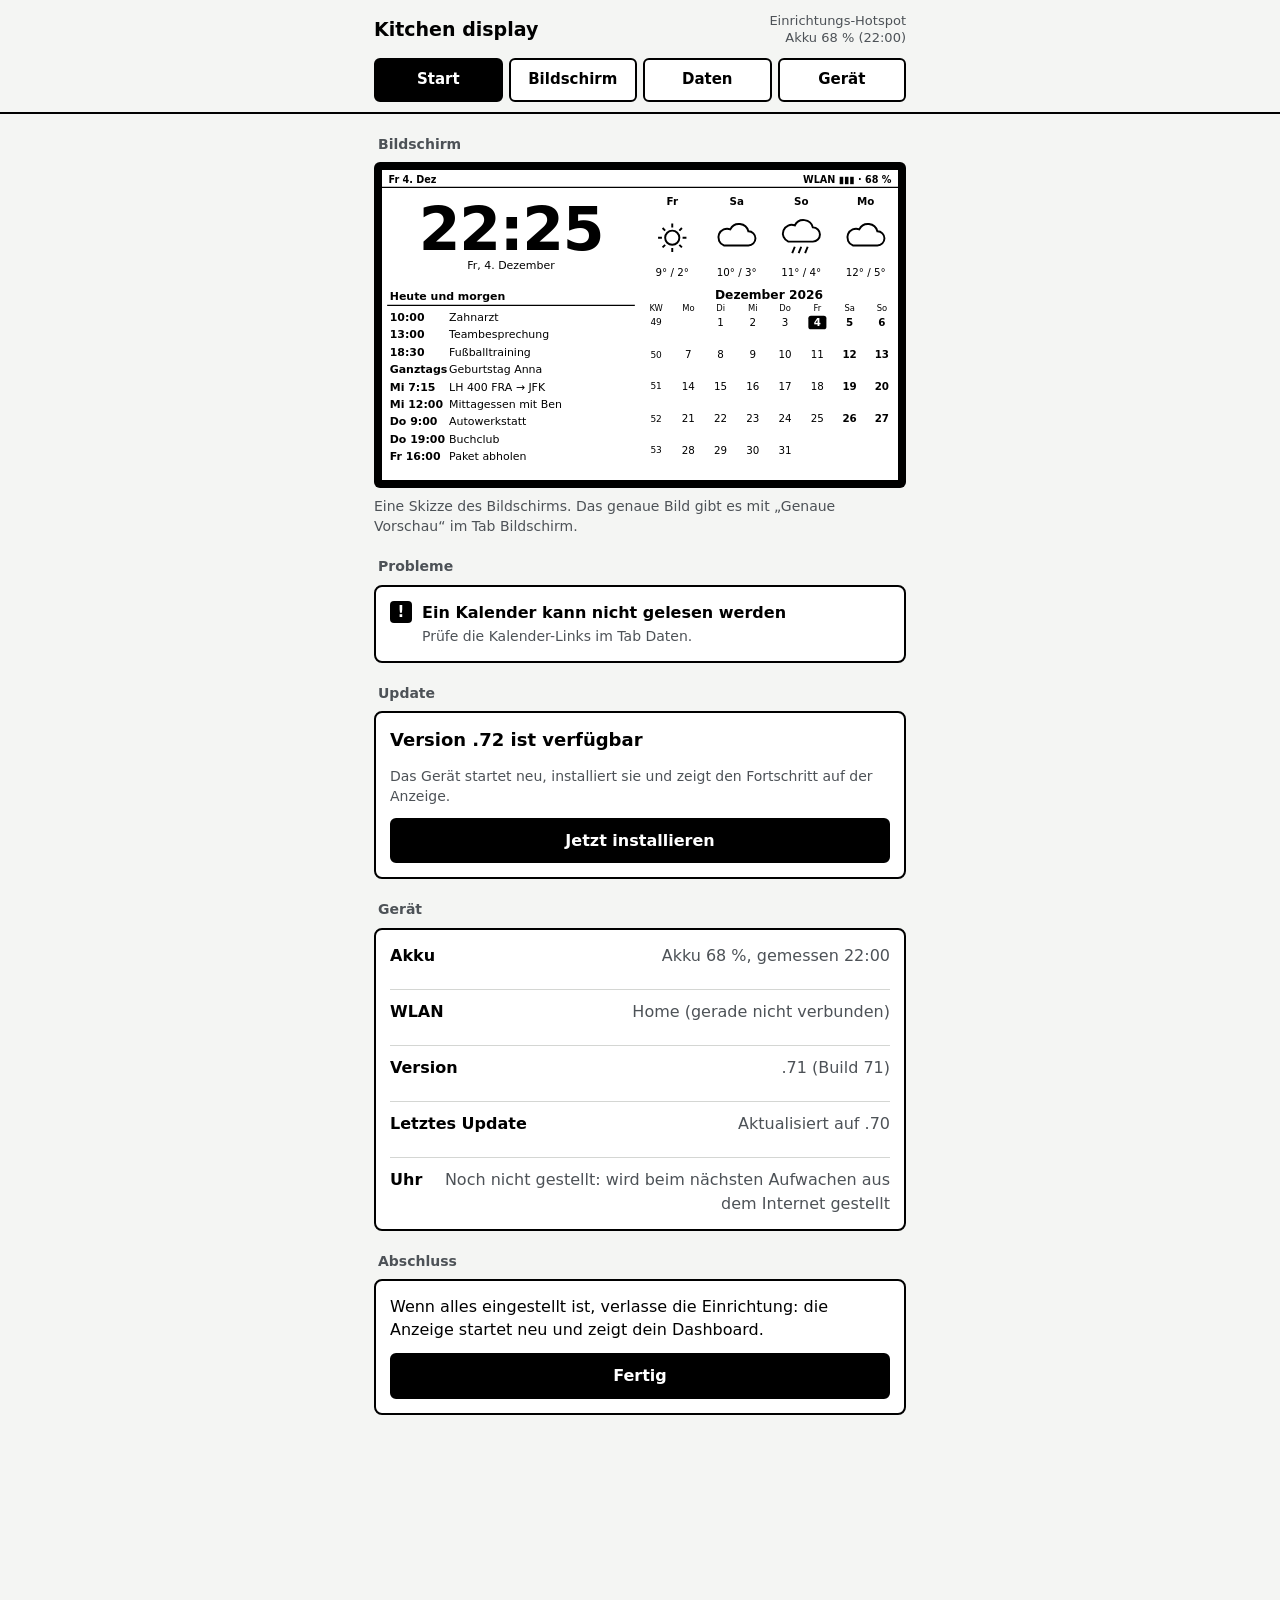
<file: web/dev/index.html>
<!DOCTYPE html>
<html lang="de">
<head>
<meta charset="utf-8">
<meta name="viewport" content="width=device-width, initial-scale=1, viewport-fit=cover">
<title>Display setup (dev, mock device)</title>
<!-- Development page: the real app with a fake device (mock.js answers every /api/ call).
     Options in the address: ?first=1 first start, ?home=1 home network (code 123456),
     ?offline=1 no internet on the device, ?slow=1 slow answers, ?down=1 device doesn't answer,
     ?classic=1 Classic layout, ?mem=1 exact preview fails (503), ?lowbat=1 diagnostics without a battery, ?saver=1 battery saver on, ?lang=en device in English (default German). Not part of the bundle. -->
<link rel="stylesheet" href="../app.css">
</head>
<body class="t-paper">
<div id="app"><div class="full"><p><span class="spin"></span>Lade… / Loading…</p></div></div>
<script src="../layout.js"></script>
<script src="../i18n.js"></script>
<script src="mock.js"></script>
<script src="../app.js"></script>
</body>
</html>
</file>
<file: web/app.css>
/* Setup app, "Paper" look (docs/plans/STAGE5_SETUP_APP.md, decision 4). System fonts only: the
   phone has no internet in setup mode. */
.t-paper {
  --bg: #f4f5f3; --s: #fff; --ink: #000; --mut: #4d5257; --sep: #d4d6d3; --hi: #e7e9e5;
  --r: 8px; --rs: 6px; --bw: 2px;
  --sans: system-ui, -apple-system, "Segoe UI", Roboto, "Helvetica Neue", Arial, sans-serif;
}
* { box-sizing: border-box; }
html { -webkit-text-size-adjust: 100%; }
body { margin: 0; background: var(--bg); color: var(--ink); font: 16px/1.45 var(--sans); }
button, input, select, textarea { font: inherit; color: inherit; }
:focus { outline: 3px solid var(--ink); outline-offset: 2px; }
:focus:not(:focus-visible) { outline: none; }
[hidden] { display: none !important; }
h1, h2, h3, p { margin: 0; }
.wrap { max-width: 560px; margin: 0 auto; padding: 0 14px 230px; }

/* header + tabs */
.top { position: sticky; top: 0; z-index: 3; background: var(--bg); border-bottom: var(--bw) solid var(--ink); }
.top .in { max-width: 560px; margin: 0 auto; padding: 10px 14px 0; }
.head { display: flex; align-items: center; justify-content: space-between; gap: 10px; min-height: 40px; }
.head h1 { font-size: 19px; font-weight: 750; overflow: hidden; text-overflow: ellipsis; white-space: nowrap; }
.head .st { font-size: 13px; color: var(--mut); text-align: right; line-height: 1.3; flex: 0 0 auto; }
.tabs { display: flex; gap: 6px; padding: 8px 0 10px; }
.tabs button { flex: 1; min-height: 44px; border: var(--bw) solid var(--ink); border-radius: var(--rs); background: var(--s); font-weight: 650; font-size: 15px; cursor: pointer; }
.tabs button[aria-selected="true"] { background: var(--ink); color: var(--s); }

/* sections, cards */
.lbl { font-size: 14px; font-weight: 650; color: var(--mut); margin: 20px 4px 8px; }
.card { background: var(--s); border: var(--bw) solid var(--ink); border-radius: var(--r); padding: 14px; }
.card + .card { margin-top: 10px; }
.card > * + * { margin-top: 12px; }
.note { font-size: 14px; color: var(--mut); }
.big { font-size: 18px; font-weight: 700; }
.row { display: flex; gap: 8px; align-items: center; }
.row > .grow { flex: 1; min-width: 0; }
.kv { display: flex; justify-content: space-between; gap: 12px; padding: 10px 0; border-top: 1px solid var(--sep); }
.kv:first-child { border-top: 0; padding-top: 0; }
.kv:last-child { padding-bottom: 0; }
.kv b { font-weight: 600; }
.kv span { text-align: right; color: var(--mut); }

/* fields */
.f > label, .f > .fl { display: block; font-weight: 650; margin-bottom: 6px; }
.f input, .f select, .f textarea { width: 100%; min-height: 44px; padding: 9px 11px; border: var(--bw) solid var(--ink); border-radius: var(--rs); background: var(--s); font-size: 16px; }
.f textarea { min-height: 140px; resize: vertical; line-height: 1.4; }
.f input::placeholder, .f textarea::placeholder { color: var(--mut); opacity: 1; }
.f .note { margin-top: 6px; }
.f.bad input, .f.bad select, .f.bad textarea { border-width: 3px; box-shadow: 0 0 0 2px var(--ink); }
.err { margin-top: 8px; font-weight: 650; display: flex; gap: 8px; align-items: flex-start; }
.err::before, .warn::before { content: "!"; flex: 0 0 22px; height: 22px; border-radius: 4px; background: var(--ink); color: var(--s); font-weight: 800; text-align: center; line-height: 22px; font-size: 15px; }
.msg { font-size: 15px; }
.msg.okm::before { content: "\2713\FE0E  "; font-weight: 800; }
.warn { display: flex; gap: 10px; align-items: flex-start; }
.warn b { display: block; }
.sub { padding: 12px; border: 1px solid var(--sep); border-radius: var(--rs); }
.sub > * + * { margin-top: 10px; }

/* buttons */
.btn { min-height: 44px; padding: 9px 14px; border: var(--bw) solid var(--ink); border-radius: var(--rs); background: var(--s); font-weight: 650; cursor: pointer; text-align: center; }
.btn.pri { background: var(--ink); color: var(--s); }
.btn.wide { width: 100%; }
.btn.sm { min-height: 44px; padding: 6px 10px; font-size: 15px; }
.btn:disabled { opacity: .45; cursor: default; }
.lnk { min-height: 44px; padding: 8px 4px; border: 0; background: none; text-decoration: underline; text-underline-offset: 3px; font-weight: 600; cursor: pointer; }
.btns { display: flex; gap: 8px; flex-wrap: wrap; }
.btns > .btn { flex: 1 1 0; }

/* switches and segmented choices */
.sw { display: flex; align-items: center; gap: 12px; width: 100%; min-height: 52px; padding: 8px 0; border: 0; background: none; text-align: left; cursor: pointer; }
.sw + .sw { border-top: 1px solid var(--sep); }
.sw .t { flex: 1; }
.sw .t small { display: block; color: var(--mut); font-size: 14px; }
.sw .k { flex: 0 0 52px; height: 30px; border: var(--bw) solid var(--ink); border-radius: 15px; position: relative; background: var(--s); }
.sw .k::after { content: ""; position: absolute; top: 3px; left: 3px; width: 20px; height: 20px; border-radius: 50%; background: var(--ink); }
.sw[aria-checked="true"] .k { background: var(--ink); }
.sw[aria-checked="true"] .k::after { left: 25px; background: var(--s); }
.seg { display: flex; border: var(--bw) solid var(--ink); border-radius: var(--rs); overflow: hidden; }
.seg button { flex: 1; min-height: 44px; border: 0; background: var(--s); font-weight: 600; cursor: pointer; padding: 6px 8px; }
.seg button + button { border-left: var(--bw) solid var(--ink); }
.seg button[aria-pressed="true"] { background: var(--ink); color: var(--s); }

/* lists of rows (boxes, networks, tasks) */
.list { background: var(--s); border: var(--bw) solid var(--ink); border-radius: var(--r); overflow: hidden; }
.it { display: flex; align-items: center; gap: 12px; width: 100%; min-height: 56px; padding: 10px 14px; border: 0; border-top: 1px solid var(--sep); background: none; text-align: left; cursor: pointer; }
.it:first-child { border-top: 0; }
.it .t { flex: 1; min-width: 0; }
.it .t small { display: block; color: var(--mut); font-size: 14px; }
.it .ch { color: var(--mut); font-size: 20px; }
.it.sel, .it[aria-pressed="true"] { background: var(--hi); box-shadow: inset 4px 0 0 var(--ink); }
.ico { width: 32px; height: 32px; flex: 0 0 32px; border-radius: 4px; background: var(--ink); color: var(--s); display: grid; place-items: center; font-size: 16px; line-height: 1; }
.ico.o { background: var(--s); color: var(--ink); border: var(--bw) dashed var(--ink); }
.bars { display: inline-flex; align-items: flex-end; gap: 2px; height: 16px; }
.bars i { width: 4px; background: var(--sep); }
.bars i.on { background: var(--ink); }
.tools { display: flex; gap: 8px; margin-top: 10px; }
.tools .btn { flex: 1; }

/* e-paper sketch: an SVG in 800 x 480 coordinates, scaled to the width */
.epd { background: var(--ink); border-radius: var(--rs); padding: 8px; }
.epd svg { display: block; width: 100%; height: auto; background: #fff; font-family: var(--sans); }
.epd img { display: block; width: 100%; height: auto; background: #fff; image-rendering: pixelated; }
.cap { font-size: 14px; color: var(--mut); margin-top: 8px; }

/* structures strip */
.strip { display: flex; gap: 8px; overflow-x: auto; padding: 2px 2px 8px; -webkit-overflow-scrolling: touch; }
.strip button { flex: 0 0 84px; padding: 7px 6px; border: var(--bw) solid var(--ink); border-radius: var(--rs); background: var(--s); font-size: 13px; line-height: 1.2; cursor: pointer; min-height: 44px; }
.strip button[aria-pressed="true"] { box-shadow: inset 0 0 0 3px var(--ink); font-weight: 700; }
.strip svg { display: block; width: 100%; height: auto; margin-bottom: 5px; }
.strip.big button { flex-basis: 128px; }
@media (min-width: 600px) { .strip { flex-wrap: wrap; overflow-x: visible; } }

/* tasks / birthdays editors */
.task { padding: 12px 0; border-top: 1px solid var(--sep); }
.task:first-child { border-top: 0; padding-top: 0; }
.task .row + .row { margin-top: 8px; }
.task input[type="text"] { flex: 1; min-width: 0; }
.task select, .task input[type="date"] { min-height: 44px; border: var(--bw) solid var(--ink); border-radius: var(--rs); background: var(--s); padding: 6px 8px; font-size: 16px; }
.task input[type="date"] { flex: 1; min-width: 0; }
.task input[type="text"] { min-height: 44px; border: var(--bw) solid var(--ink); border-radius: var(--rs); padding: 9px 11px; font-size: 16px; }
.task.done input[type="text"] { text-decoration: line-through; color: var(--mut); }
.chk { width: 44px; height: 44px; flex: 0 0 44px; display: grid; place-items: center; border: 0; background: none; cursor: pointer; padding: 0; }
.chk span { width: 26px; height: 26px; border: var(--bw) solid var(--ink); border-radius: 4px; display: grid; place-items: center; font-weight: 800; font-size: 17px; }
.chk[aria-checked="true"] span { background: var(--ink); color: var(--s); }
.x { width: 44px; height: 44px; flex: 0 0 44px; border: var(--bw) solid var(--ink); border-radius: var(--rs); background: var(--s); font-size: 18px; cursor: pointer; }
.grid3 { display: grid; grid-template-columns: 1fr 1.6fr 1.1fr; gap: 8px; }
.sugg { margin-top: 6px; }
.sugg .it { min-height: 48px; }

/* bottom bar */
.bar { position: fixed; left: 0; right: 0; bottom: 0; z-index: 4; background: var(--bg); border-top: var(--bw) solid var(--ink); padding: 10px 14px calc(12px + env(safe-area-inset-bottom, 0px)); }
.bar .in { max-width: 532px; margin: 0 auto; }
.bar .in > * + * { margin-top: 8px; }
.bar .btns > .btn { min-height: 48px; }

/* sheet, dialog, overlays */
.scrim { position: fixed; inset: 0; top: 0; left: 0; right: 0; bottom: 0; z-index: 8; background: rgba(0, 0, 0, .35); }
.sheet { position: fixed; left: 0; right: 0; bottom: 0; z-index: 9; max-height: 82vh; overflow-y: auto; background: var(--s); border-top: var(--bw) solid var(--ink); border-radius: 14px 14px 0 0; padding: 10px 14px calc(18px + env(safe-area-inset-bottom, 0px)); }
.sheet .in { max-width: 532px; margin: 0 auto; }
.sheet .in > * + * { margin-top: 10px; }
.sheet h2 { font-size: 18px; }
.grab { width: 40px; height: 5px; border-radius: 3px; background: var(--sep); margin: 0 auto 6px; }
.wgrid { display: grid; grid-template-columns: 1fr 1fr; gap: 8px; }
.wgrid button { display: flex; gap: 10px; align-items: center; min-height: 56px; padding: 8px 10px; border: var(--bw) solid var(--ink); border-radius: var(--rs); background: var(--bg); text-align: left; cursor: pointer; font-size: 15px; line-height: 1.25; }
.wgrid button small { display: block; font-size: 13px; color: var(--mut); }
.wgrid button:disabled { opacity: .5; cursor: not-allowed; }
.wgrid button[aria-pressed="true"] { box-shadow: inset 0 0 0 3px var(--ink); background: var(--s); font-weight: 700; }
.full { min-height: 100vh; display: flex; align-items: center; justify-content: center; padding: 24px 18px; }
.full .card { max-width: 440px; width: 100%; }
.full h1 { font-size: 24px; line-height: 1.2; }
.code { font-size: 28px !important; letter-spacing: .3em; text-align: center; font-variant-numeric: tabular-nums; }
.spin { display: inline-block; width: 18px; height: 18px; border: 3px solid var(--sep); border-top-color: var(--ink); border-radius: 50%; animation: sp 1s linear infinite; vertical-align: -3px; margin-right: 8px; }
@keyframes sp { to { transform: rotate(360deg); } }
.toast { position: fixed; left: 50%; top: 12px; transform: translateX(-50%); z-index: 10; max-width: 92vw; background: var(--ink); color: var(--s); padding: 10px 16px; border-radius: var(--rs); font-weight: 600; }

/* first-start guide */
.steps { display: flex; gap: 4px; margin: 4px 0 10px; }
.steps i { flex: 1; height: 6px; border-radius: 3px; background: var(--sep); }
.steps i.on { background: var(--ink); }
details > summary { list-style: none; cursor: pointer; min-height: 44px; display: flex; align-items: center; font-weight: 650; }
details > summary::-webkit-details-marker { display: none; }
details > summary::before { content: "\25B8\FE0E"; margin-right: 8px; }
details[open] > summary::before { content: "\25BE\FE0E"; }
/* diagnostics */
.dh { font-size: 16px; margin-top: 18px !important; }
.chart svg { display: block; width: 100%; height: auto; font-family: var(--sans); }
.tblw { overflow-x: auto; }
.tbl { width: 100%; border-collapse: collapse; font-size: 14px; }
.tbl th { text-align: left; font-weight: 650; padding: 4px 6px 6px 0; border-bottom: var(--bw) solid var(--ink); }
.tbl td { padding: 7px 6px 7px 0; border-top: 1px solid var(--sep); vertical-align: top; }
.tag { display: inline-block; margin-left: 6px; padding: 0 5px; border: var(--bw) solid var(--ink); border-radius: 4px; font-size: 12px; font-weight: 700; }
.log { max-height: 60vh; overflow-y: auto; border: var(--bw) solid var(--ink); border-radius: var(--rs); padding: 4px 10px 10px; background: var(--bg); }
.log pre { margin: 0; font: 13px/1.45 ui-monospace, Menlo, Consolas, "Roboto Mono", monospace; white-space: pre-wrap; word-break: break-word; }
.logd { font-size: 13px; color: var(--mut); margin: 8px 0 2px; position: sticky; top: 0; background: var(--bg); }
a.btn { display: inline-flex; align-items: center; justify-content: center; text-decoration: none; color: var(--ink); }
@media (prefers-reduced-motion: reduce) { .spin { animation-duration: 3s; } }
</file>
